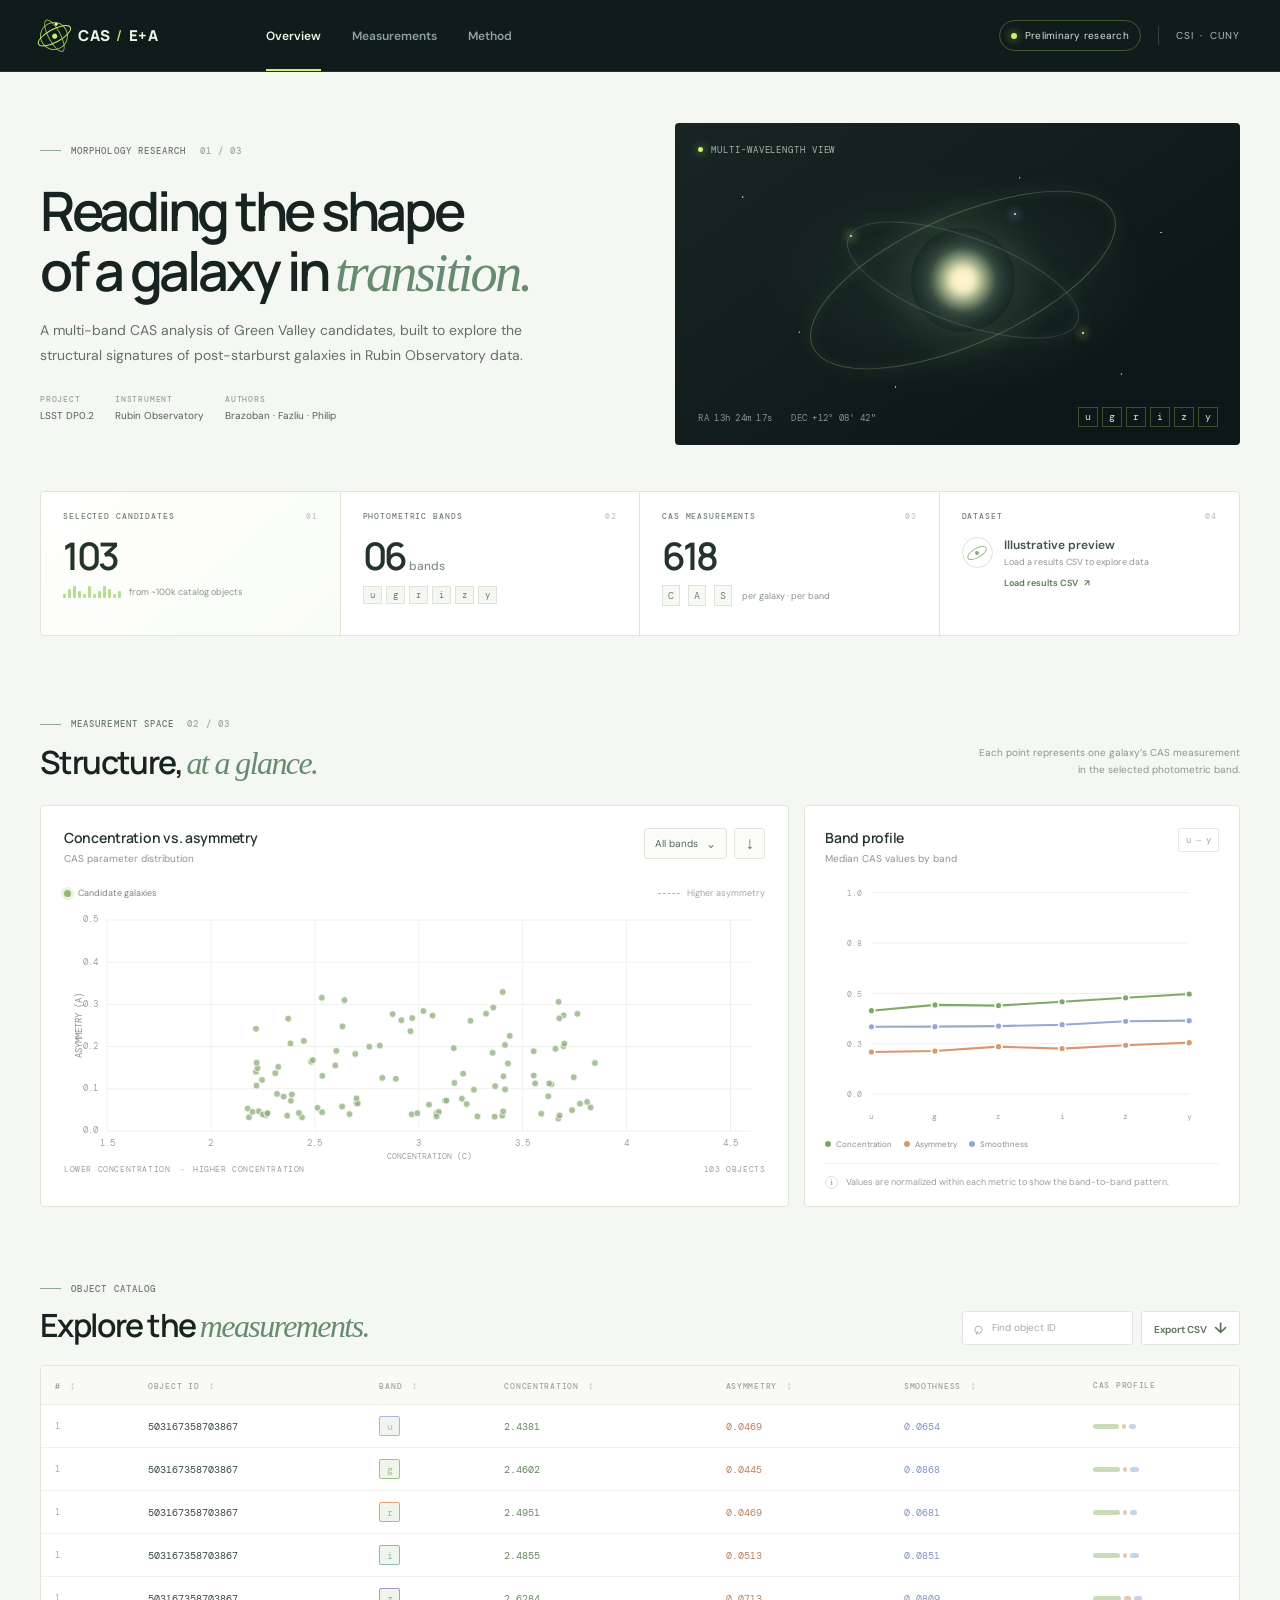
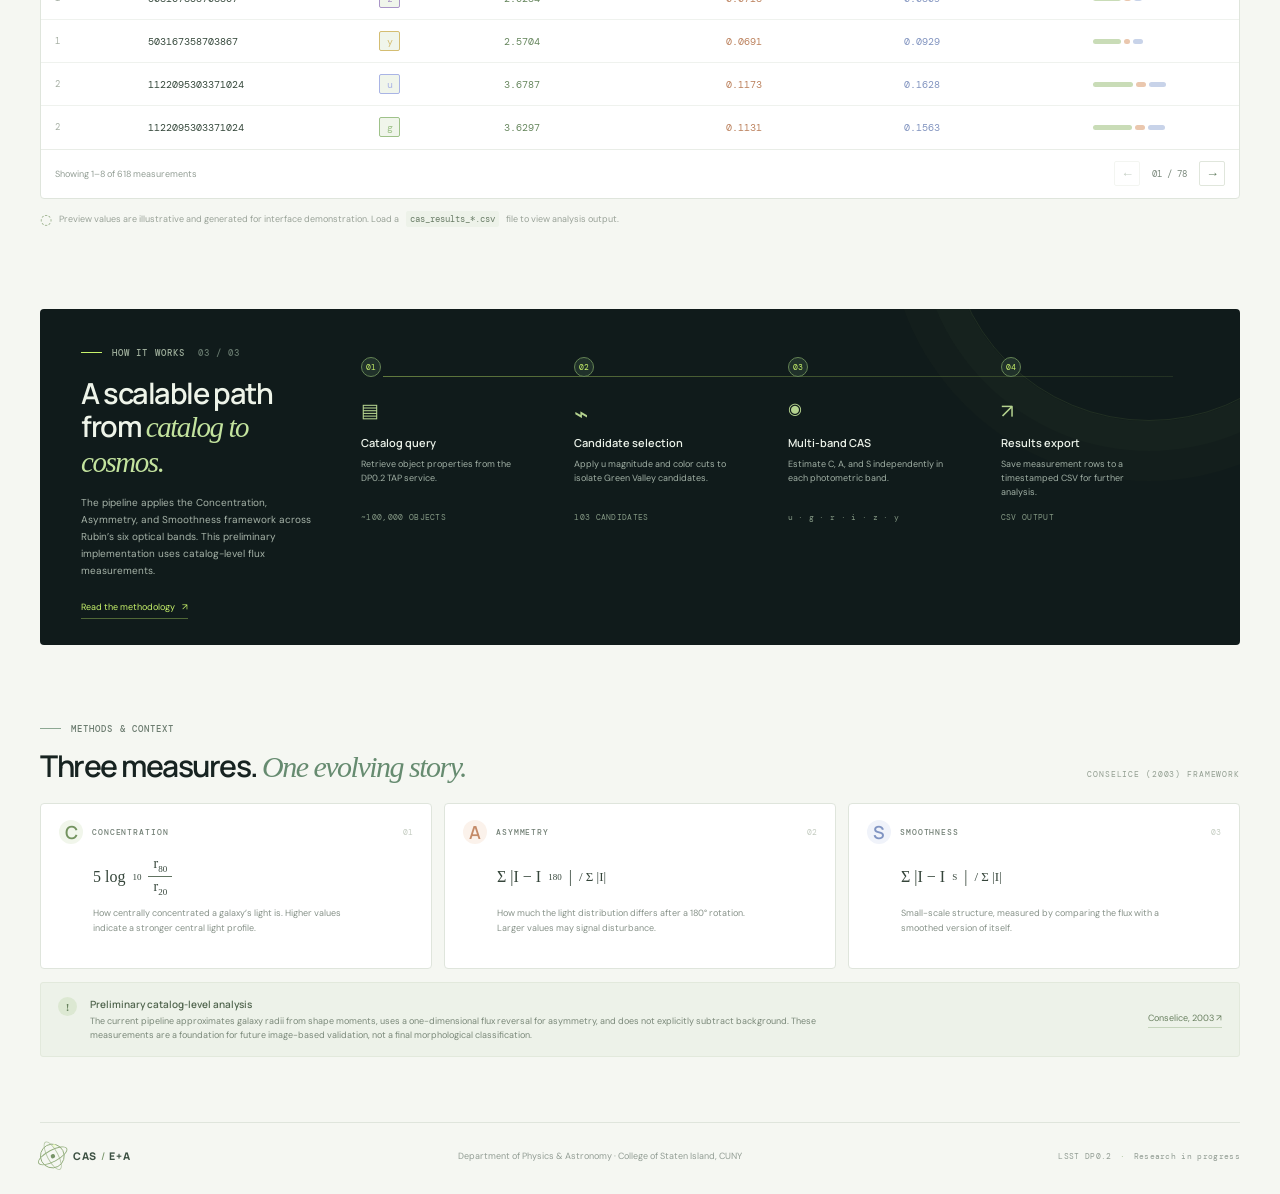
<file: frontend/index.html>
<!doctype html>
<html lang="en">
  <head>
    <meta charset="UTF-8" />
    <meta name="viewport" content="width=device-width, initial-scale=1.0" />
    <meta name="theme-color" content="#101b1b" />
    <meta name="description" content="A multi-band CAS morphology research dashboard for candidate E+A galaxies in LSST DP0.2." />
    <title>CAS / E+A — Galaxy Morphology</title>
    <link rel="preconnect" href="https://fonts.googleapis.com" />
    <link rel="preconnect" href="https://fonts.gstatic.com" crossorigin />
    <link href="https://fonts.googleapis.com/css2?family=DM+Mono:wght@400;500&family=DM+Sans:wght@400;500;600;700&family=Manrope:wght@400;500;600;700;800&display=swap" rel="stylesheet" />
    <link rel="stylesheet" href="styles.css" />
  </head>
  <body>
    <div class="app-shell">
      <header class="topbar">
        <a class="brand" href="#overview" aria-label="CAS E+A dashboard home">
          <span class="brand-mark" aria-hidden="true"><span></span><i></i></span>
          <span class="brand-name">CAS <span>/</span> E+A</span>
        </a>
        <nav class="main-nav" id="mainNav" aria-label="Main navigation">
          <a class="nav-link active" href="#overview">Overview</a>
          <a class="nav-link" href="#measurements">Measurements</a>
          <a class="nav-link" href="#method">Method</a>
        </nav>
        <div class="topbar-right">
          <span class="status-pill"><span class="status-dot"></span> Preliminary research</span>
          <span class="topbar-divider"></span>
          <span class="institution">CSI <span>·</span> CUNY</span>
        </div>
        <button class="menu-toggle" id="menuToggle" aria-label="Toggle navigation" aria-expanded="false"><span></span><span></span></button>
      </header>

      <main id="overview">
        <section class="intro section-wrap">
          <div class="intro-copy">
            <div class="eyebrow"><span class="eyebrow-line"></span> MORPHOLOGY RESEARCH <span class="eyebrow-index">01 / 03</span></div>
            <h1>Reading the shape<br />of a galaxy in <em>transition.</em></h1>
            <p class="intro-description">A multi-band CAS analysis of Green Valley candidates, built to explore the structural signatures of post-starburst galaxies in Rubin Observatory data.</p>
            <div class="intro-meta">
              <span><b>PROJECT</b> LSST DP0.2</span>
              <span><b>INSTRUMENT</b> Rubin Observatory</span>
              <span><b>AUTHORS</b> Brazoban · Fazliu · Philip</span>
            </div>
          </div>
          <div class="intro-visual" aria-label="Abstract illustration of a galaxy">
            <div class="visual-label"><span class="live-pip"></span> MULTI-WAVELENGTH VIEW</div>
            <div class="galaxy-orbit orbit-one"></div><div class="galaxy-orbit orbit-two"></div><div class="galaxy-core"></div>
            <div class="galaxy-spark spark-a"></div><div class="galaxy-spark spark-b"></div><div class="galaxy-spark spark-c"></div>
            <div class="visual-caption"><span>RA 13h 24m 17s</span><span>DEC +12° 08′ 42″</span></div>
            <div class="visual-bands"><i>u</i><i>g</i><i>r</i><i>i</i><i>z</i><i>y</i></div>
          </div>
        </section>

        <section class="metrics section-wrap" aria-label="Project summary">
          <article class="metric-card metric-primary">
            <div class="metric-top"><span>SELECTED CANDIDATES</span><span class="metric-index">01</span></div>
            <div class="metric-value" id="candidateCount">103</div>
            <div class="metric-foot"><span class="metric-sparkline" aria-hidden="true"><i></i><i></i><i></i><i></i><i></i><i></i><i></i><i></i><i></i><i></i><i></i><i></i></span><span>from ~100k catalog objects</span></div>
          </article>
          <article class="metric-card">
            <div class="metric-top"><span>PHOTOMETRIC BANDS</span><span class="metric-index">02</span></div>
            <div class="metric-value">06<span class="metric-unit"> bands</span></div>
            <div class="band-mini-list" aria-label="u, g, r, i, z, y bands"><i>u</i><i>g</i><i>r</i><i>i</i><i>z</i><i>y</i></div>
          </article>
          <article class="metric-card">
            <div class="metric-top"><span>CAS MEASUREMENTS</span><span class="metric-index">03</span></div>
            <div class="metric-value" id="measurementCount">618</div>
            <div class="metric-foot"><span class="tiny-tag">C</span><span class="tiny-tag">A</span><span class="tiny-tag">S</span><span class="metric-foot-label">per galaxy · per band</span></div>
          </article>
          <article class="metric-card metric-state">
            <div class="metric-top"><span>DATASET</span><span class="metric-index">04</span></div>
            <div class="dataset-state"><span class="state-orbit"><i></i></span><div><strong id="datasetState">Illustrative preview</strong><small id="datasetFile">Load a results CSV to explore data</small></div></div>
            <button class="text-button" id="uploadTrigger">Load results CSV <span>↗</span></button>
            <input type="file" id="csvInput" accept=".csv,text/csv" hidden />
          </article>
        </section>

        <section class="analysis-section section-wrap" id="measurements">
          <div class="section-heading">
            <div><div class="eyebrow"><span class="eyebrow-line"></span> MEASUREMENT SPACE <span class="eyebrow-index">02 / 03</span></div><h2>Structure, <em>at a glance.</em></h2></div>
            <div class="section-heading-note">Each point represents one galaxy’s CAS measurement<br />in the selected photometric band.</div>
          </div>
          <div class="analysis-grid">
            <article class="panel scatter-panel">
              <div class="panel-header">
                <div><h3>Concentration vs. asymmetry</h3><p>CAS parameter distribution</p></div>
                <div class="chart-actions"><label class="select-wrap"><span class="sr-only">Select photometric band</span><select id="bandSelect" aria-label="Select photometric band"><option value="all">All bands</option><option value="u">u band</option><option value="g">g band</option><option value="r">r band</option><option value="i">i band</option><option value="z">z band</option><option value="y">y band</option></select></label><button class="icon-button" id="downloadButton" title="Download visible data as CSV" aria-label="Download visible data as CSV">↓</button></div>
              </div>
              <div class="chart-legend"><span><i class="legend-dot"></i> Candidate galaxies</span><span class="legend-guide"><i></i> Higher asymmetry</span></div>
              <div class="chart-wrap" id="chartWrap"><canvas id="scatterChart" aria-label="Scatter plot showing galaxy concentration and asymmetry"></canvas><div class="chart-tooltip" id="chartTooltip"></div></div>
              <div class="chart-axis-foot"><span>LOWER CONCENTRATION <i>→</i> HIGHER CONCENTRATION</span><span id="chartCount">103 OBJECTS</span></div>
            </article>
            <aside class="panel distribution-panel">
              <div class="panel-header"><div><h3>Band profile</h3><p>Median CAS values by band</p></div><span class="panel-kicker">u → y</span></div>
              <div class="profile-chart" id="profileChart" aria-label="Median concentration by photometric band"></div>
              <div class="profile-legend"><span><i class="profile-dot c-dot"></i> Concentration</span><span><i class="profile-dot a-dot"></i> Asymmetry</span><span><i class="profile-dot s-dot"></i> Smoothness</span></div>
              <div class="profile-note"><span class="note-icon">i</span><span>Values are normalized within each metric to show the band-to-band pattern.</span></div>
            </aside>
          </div>
        </section>

        <section class="results-section section-wrap">
          <div class="results-heading">
            <div><div class="eyebrow"><span class="eyebrow-line"></span> OBJECT CATALOG</div><h2>Explore the <em>measurements.</em></h2></div>
            <div class="table-tools"><label class="search-box"><span class="search-icon">⌕</span><input type="search" id="searchInput" placeholder="Find object ID" aria-label="Find object ID" /></label><button class="button-secondary" id="tableDownload">Export CSV <span>↓</span></button></div>
          </div>
          <div class="table-card">
            <div class="table-scroll"><table><thead><tr><th><button data-sort="index" class="sort-button"># <span>↕</span></button></th><th><button data-sort="objectId" class="sort-button">OBJECT ID <span>↕</span></button></th><th><button data-sort="band" class="sort-button">BAND <span>↕</span></button></th><th><button data-sort="C" class="sort-button">CONCENTRATION <span>↕</span></button></th><th><button data-sort="A" class="sort-button">ASYMMETRY <span>↕</span></button></th><th><button data-sort="S" class="sort-button">SMOOTHNESS <span>↕</span></button></th><th class="table-bar-heading">CAS PROFILE</th></tr></thead><tbody id="resultsBody"></tbody></table></div>
            <div class="table-empty" id="tableEmpty" hidden>No matching measurements. Try a different object ID or band.</div>
            <div class="table-footer"><span id="tableRange">Showing 1–8 of 618 measurements</span><div class="pagination"><button id="prevPage" aria-label="Previous page">←</button><span id="pageIndicator">01 / 78</span><button id="nextPage" aria-label="Next page">→</button></div></div>
          </div>
          <p class="preview-note" id="previewNote"><span>◌</span> Preview values are illustrative and generated for interface demonstration. Load a <code>cas_results_*.csv</code> file to view analysis output.</p>
        </section>

        <section class="method-section section-wrap" id="method">
          <div class="method-intro"><div class="eyebrow"><span class="eyebrow-line"></span> HOW IT WORKS <span class="eyebrow-index">03 / 03</span></div><h2>A scalable path<br />from <em>catalog to cosmos.</em></h2><p>The pipeline applies the Concentration, Asymmetry, and Smoothness framework across Rubin’s six optical bands. This preliminary implementation uses catalog-level flux measurements.</p><a href="#methodDetails" class="method-link">Read the methodology <span>↗</span></a></div>
          <div class="pipeline">
            <div class="pipeline-line"></div>
            <article class="pipeline-step"><span class="step-number">01</span><span class="step-icon catalog-icon">▤</span><h3>Catalog query</h3><p>Retrieve object properties from the DP0.2 TAP service.</p><span class="step-foot">~100,000 OBJECTS</span></article>
            <article class="pipeline-step"><span class="step-number">02</span><span class="step-icon filter-icon">⌁</span><h3>Candidate selection</h3><p>Apply u magnitude and color cuts to isolate Green Valley candidates.</p><span class="step-foot">103 CANDIDATES</span></article>
            <article class="pipeline-step"><span class="step-number">03</span><span class="step-icon band-icon">◉</span><h3>Multi-band CAS</h3><p>Estimate C, A, and S independently in each photometric band.</p><span class="step-foot">u · g · r · i · z · y</span></article>
            <article class="pipeline-step"><span class="step-number">04</span><span class="step-icon output-icon">↗</span><h3>Results export</h3><p>Save measurement rows to a timestamped CSV for further analysis.</p><span class="step-foot">CSV OUTPUT</span></article>
          </div>
        </section>

        <section class="method-details section-wrap" id="methodDetails">
          <div class="details-heading"><div><div class="eyebrow"><span class="eyebrow-line"></span> METHODS & CONTEXT</div><h2>Three measures. <em>One evolving story.</em></h2></div><span class="formula-note">CONSELICE (2003) FRAMEWORK</span></div>
          <div class="method-cards">
            <article class="method-card"><div class="method-card-head"><span class="cas-letter c-letter">C</span><span class="method-word">CONCENTRATION</span><span class="method-number">01</span></div><div class="formula">5 log<sub>10</sub> <span class="fraction"><span>r<sub>80</sub></span><span>r<sub>20</sub></span></span></div><p>How centrally concentrated a galaxy’s light is. Higher values indicate a stronger central light profile.</p></article>
            <article class="method-card"><div class="method-card-head"><span class="cas-letter a-letter">A</span><span class="method-word">ASYMMETRY</span><span class="method-number">02</span></div><div class="formula">Σ |I − I<sub>180</sub>| <span class="formula-denom">/ Σ |I|</span></div><p>How much the light distribution differs after a 180° rotation. Larger values may signal disturbance.</p></article>
            <article class="method-card"><div class="method-card-head"><span class="cas-letter s-letter">S</span><span class="method-word">SMOOTHNESS</span><span class="method-number">03</span></div><div class="formula">Σ |I − I<sub>S</sub>| <span class="formula-denom">/ Σ |I|</span></div><p>Small-scale structure, measured by comparing the flux with a smoothed version of itself.</p></article>
          </div>
          <div class="limitation-note"><span class="limitation-icon">!</span><div><strong>Preliminary catalog-level analysis</strong><p>The current pipeline approximates galaxy radii from shape moments, uses a one-dimensional flux reversal for asymmetry, and does not explicitly subtract background. These measurements are a foundation for future image-based validation, not a final morphological classification.</p></div><a href="https://doi.org/10.1086/376865" target="_blank" rel="noreferrer">Conselice, 2003 ↗</a></div>
        </section>
      </main>

      <footer class="footer section-wrap"><a class="brand footer-brand" href="#overview"><span class="brand-mark" aria-hidden="true"><span></span><i></i></span><span class="brand-name">CAS <span>/</span> E+A</span></a><span>Department of Physics & Astronomy · College of Staten Island, CUNY</span><span>LSST DP0.2 <i>·</i> Research in progress</span></footer>
    </div>
    <div class="drop-overlay" id="dropOverlay"><div class="drop-card"><span class="drop-icon">↑</span><strong>Drop your CAS results CSV</strong><span>Expected columns: objectId, band, C, A, S</span></div></div>
    <div class="toast" id="toast" role="status" aria-live="polite"></div>
    <script src="app.js"></script>
  </body>
</html>
</file>
<file: frontend/styles.css>
:root {
  --ink:#172321;
  --ink-soft:#53615c;
  --muted:#7d8982;
  --paper:#f5f7f2;
  --paper-deep:#edf1ea;
  --line:#dfe5dc;
  --dark:#101b1b;
  --dark-2:#172625;
  --lime:#c8f36b;
  --lime-strong:#a9df41;
  --mint:#b5d8c3;
  --blue:#afc7ff;
  --orange:#f0a77a;
  --mono:"DM Mono",monospace;
  --sans:"DM Sans",sans-serif;
  --display:"Manrope",sans-serif
}
* {
  box-sizing:border-box
}
html {
  scroll-behavior:smooth;
  scroll-padding-top:86px
}
body {
  margin:0;
  background:var(--paper);
  color:var(--ink);
  font-family:var(--sans);
  font-size:14px;
  -webkit-font-smoothing:antialiased
}
.app-shell {
  overflow:hidden
}
.section-wrap {
  width:min(1200px,calc(100% - 80px));
  margin:0 auto
}
.topbar {
  height:72px;
  display:flex;
  align-items:center;
  padding:0 max(40px,calc((100vw - 1200px)/2));
  background:var(--dark);
  color:#eef5ea;
  border-bottom:1px solid rgba(255,255,255,.09);
  position:sticky;
  top:0;
  z-index:20
}
.brand {
  display:inline-flex;
  align-items:center;
  gap:10px;
  color:inherit;
  text-decoration:none;
  min-width:226px
}
.brand-mark {
  height:28px;
  width:28px;
  border:1px solid rgba(200,243,107,.72);
  border-radius:50%;
  position:relative;
  display:inline-flex;
  align-items:center;
  justify-content:center;
  transform:rotate(-28deg)
}
.brand-mark:before,.brand-mark:after {
  content:"";
  position:absolute;
  border:1px solid var(--lime);
  border-radius:50%;
  width:35px;
  height:12px
}
.brand-mark:after {
  width:11px;
  height:34px;
  opacity:.68
}
.brand-mark span {
  width:5px;
  height:5px;
  background:var(--lime);
  border-radius:50%;
  display:block
}
.brand-mark i {
  position:absolute;
  width:3px;
  height:3px;
  border-radius:50%;
  background:#efffca;
  top:2px;
  right:4px
}
.brand-name {
  font:800 15px var(--display);
  letter-spacing:.04em
}
.brand-name>span {
  color:var(--lime);
  font-weight:500;
  padding:0 2px
}
.main-nav {
  height:100%;
  display:flex;
  align-items:center;
  gap:31px
}
.nav-link {
  height:100%;
  display:flex;
  align-items:center;
  text-decoration:none;
  color:#91a09a;
  font-size:12px;
  font-weight:600;
  position:relative;
  transition:color .2s
}
.nav-link:hover,.nav-link.active {
  color:#eff5e9
}
.nav-link.active:after {
  content:"";
  position:absolute;
  bottom:0;
  left:0;
  right:0;
  height:2px;
  background:var(--lime)
}
.topbar-right {
  margin-left:auto;
  display:flex;
  align-items:center;
  gap:17px;
  font-size:10px;
  letter-spacing:.08em
}
.status-pill {
  border:1px solid rgba(200,243,107,.28);
  border-radius:50px;
  padding:8px 11px;
  color:#d8e1d5;
  display:flex;
  align-items:center;
  gap:8px;
  letter-spacing:.025em
}
.status-dot,.live-pip {
  width:6px;
  height:6px;
  border-radius:50%;
  background:var(--lime);
  box-shadow:0 0 9px rgba(200,243,107,.8)
}
.topbar-divider {
  height:19px;
  width:1px;
  background:rgba(255,255,255,.16)
}
.institution {
  color:#b0bbb5
}
.institution span {
  color:var(--lime);
  padding:0 3px
}
.menu-toggle {
  display:none;
  background:none;
  border:0;
  color:#fff
}
.intro {
  min-height:418px;
  display:grid;
  grid-template-columns:1.03fr .97fr;
  align-items:center;
  padding-top:46px;
  padding-bottom:41px;
  gap:36px
}
.eyebrow {
  display:flex;
  align-items:center;
  gap:10px;
  color:#6c7c70;
  font:500 9px var(--mono);
  letter-spacing:.12em
}
.eyebrow-line {
  width:21px;
  height:1px;
  background:#8da893
}
.eyebrow-index {
  margin-left:3px;
  color:#a1aaa0
}
.intro h1 {
  font:600 clamp(38px,4.25vw,58px)/1.1 var(--display);
  letter-spacing:-.06em;
  margin:24px 0 15px;
  color:#172321
}
.intro h1 em,.section-heading h2 em,.results-heading h2 em,.method-intro h2 em,.details-heading h2 em {
  font-family:Georgia,serif;
  font-weight:400;
  color:#668b70;
  letter-spacing:-.05em
}
.intro-description {
  color:#63716a;
  max-width:490px;
  font-size:14px;
  line-height:1.75;
  margin:0
}
.intro-meta {
  display:flex;
  gap:21px;
  margin-top:27px;
  flex-wrap:wrap
}
.intro-meta span {
  display:flex;
  flex-direction:column;
  gap:5px;
  color:#53615c;
  font-size:10px
}
.intro-meta b {
  font:500 8px var(--mono);
  letter-spacing:.1em;
  color:#98a49a
}
.intro-visual {
  height:322px;
  background:var(--dark);
  border-radius:4px;
  position:relative;
  overflow:hidden;
  background-image:radial-gradient(ellipse at 50% 49%,rgba(65,100,77,.23),transparent 48%),linear-gradient(145deg,#182523 0%,#0e1718 78%)
}
.intro-visual:before {
  content:"";
  position:absolute;
  inset:0;
  background-image:radial-gradient(1px 1px at 12% 23%,#dce6c8 60%,transparent 100%),radial-gradient(1px 1px at 22% 65%,#dce6c8 60%,transparent 100%),radial-gradient(1px 1px at 86% 34%,#dce6c8 60%,transparent 100%),radial-gradient(1px 1px at 79% 78%,#dce6c8 60%,transparent 100%),radial-gradient(1px 1px at 61% 17%,#dce6c8 60%,transparent 100%),radial-gradient(1px 1px at 39% 82%,#dce6c8 60%,transparent 100%);
  opacity:.7
}
.visual-label {
  position:absolute;
  top:21px;
  left:23px;
  color:#a9b6a8;
  font:9px var(--mono);
  letter-spacing:.1em;
  display:flex;
  align-items:center;
  gap:8px
}
.live-pip {
  width:5px;
  height:5px
}
.galaxy-orbit {
  position:absolute;
  top:49%;
  left:51%;
  border:1px solid rgba(191,220,161,.29);
  border-radius:50%;
  width:330px;
  height:129px;
  transform:translate(-50%,-50%) rotate(-24deg);
  box-shadow:0 0 25px rgba(145,188,129,.08),inset 0 0 14px rgba(145,188,129,.08)
}
.orbit-two {
  width:245px;
  height:87px;
  transform:translate(-50%,-50%) rotate(20deg);
  border-color:rgba(190,212,255,.2)
}
.galaxy-core {
  position:absolute;
  left:51%;
  top:49%;
  width:104px;
  height:104px;
  transform:translate(-50%,-50%);
  border-radius:50%;
  background:radial-gradient(circle,#fff6cf 0%,#e7dcb0 5%,#c2d19e 12%,rgba(171,199,157,.6) 24%,rgba(132,173,143,.19) 45%,transparent 72%);
  filter:blur(.5px);
  box-shadow:0 0 36px 16px rgba(171,204,157,.1)
}
.galaxy-core:after {
  content:"";
  position:absolute;
  inset:39px;
  border-radius:50%;
  background:#fff3cf;
  filter:blur(5px);
  box-shadow:0 0 17px 8px #e5e5b0
}
.galaxy-spark {
  position:absolute;
  width:2px;
  height:2px;
  background:#d8f6bb;
  border-radius:50%;
  box-shadow:0 0 9px 2px rgba(200,243,107,.6)
}
.spark-a {
  left:31%;
  top:35%
}
.spark-b {
  left:72%;
  top:65%
}
.spark-c {
  left:60%;
  top:28%;
  background:#ccd8ff;
  box-shadow:0 0 8px 2px rgba(175,199,255,.5)
}
.visual-caption {
  position:absolute;
  left:23px;
  bottom:21px;
  display:flex;
  gap:19px;
  color:#84958b;
  font:9px var(--mono);
  letter-spacing:.03em
}
.visual-bands {
  position:absolute;
  right:22px;
  bottom:18px;
  display:flex;
  gap:4px
}
.visual-bands i,.band-mini-list i {
  width:20px;
  height:20px;
  border:1px solid rgba(200,243,107,.26);
  display:grid;
  place-items:center;
  color:#d5e6c6;
  font:10px var(--mono);
  font-style:normal
}
.metrics {
  display:grid;
  grid-template-columns:repeat(4,1fr);
  border:1px solid var(--line);
  background:#fff;
  border-radius:4px;
  overflow:hidden;
  margin-top:1px
}
.metric-card {
  min-height:143px;
  padding:19px 22px 15px;
  border-right:1px solid var(--line);
  position:relative
}
.metric-card:last-child {
  border-right:0
}
.metric-top {
  display:flex;
  justify-content:space-between;
  color:#728077;
  font:500 8px var(--mono);
  letter-spacing:.11em
}
.metric-index {
  color:#c0c8bf
}
.metric-value {
  font:600 38px/.98 var(--display);
  letter-spacing:-.06em;
  margin-top:16px;
  color:#24342d
}
.metric-unit {
  font:500 12px var(--sans);
  letter-spacing:0;
  color:#839087
}
.metric-foot {
  display:flex;
  align-items:center;
  gap:8px;
  margin-top:11px;
  font-size:9px;
  color:#88958b
}
.metric-sparkline {
  height:13px;
  display:flex;
  align-items:flex-end;
  gap:2px
}
.metric-sparkline i {
  width:3px;
  border-radius:1px;
  background:#b8dc91;
  height:30%
}
.metric-sparkline i:nth-child(2n) {
  height:68%
}
.metric-sparkline i:nth-child(3n) {
  height:92%
}
.metric-sparkline i:nth-child(4n) {
  height:55%
}
.metric-primary {
  background:linear-gradient(140deg,#fff,#f9fcf4)
}
.band-mini-list {
  display:flex;
  gap:4px;
  margin-top:12px
}
.band-mini-list i {
  width:19px;
  height:18px;
  border-color:#dce5d8;
  background:#f5f8f2;
  color:#647f61;
  font-size:9px
}
.tiny-tag {
  font:10px var(--mono);
  color:#698365;
  border:1px solid #dce5d8;
  background:#f7faf4;
  padding:3px 5px
}
.metric-foot-label {
  margin-left:2px
}
.dataset-state {
  display:flex;
  align-items:center;
  gap:11px;
  margin-top:16px
}
.dataset-state strong {
  display:block;
  font-size:12px;
  font-weight:600;
  color:#3f5545
}
.dataset-state small {
  display:block;
  color:#8b968d;
  font-size:9px;
  margin-top:3px
}
.state-orbit {
  width:31px;
  height:31px;
  display:grid;
  place-items:center;
  border:1px solid #d7e4ce;
  border-radius:50%;
  position:relative
}
.state-orbit:before {
  content:"";
  width:20px;
  height:8px;
  border:1px solid #99b783;
  border-radius:50%;
  transform:rotate(-30deg)
}
.state-orbit i {
  position:absolute;
  width:4px;
  height:4px;
  border-radius:50%;
  background:#8da879
}
.text-button {
  margin:9px 0 0 42px;
  background:none;
  border:0;
  padding:0;
  color:#577a4e;
  font:600 9px var(--sans);
  cursor:pointer
}
.text-button span {
  padding-left:4px
}
.text-button:hover {
  color:#2b5029
}
.analysis-section {
  padding-top:82px
}
.section-heading,.results-heading,.details-heading {
  display:flex;
  align-items:flex-end;
  justify-content:space-between;
  margin-bottom:23px
}
.section-heading h2,.results-heading h2,.method-intro h2,.details-heading h2 {
  font:600 32px/1.16 var(--display);
  letter-spacing:-.05em;
  margin:14px 0 0
}
.section-heading-note {
  font-size:10px;
  line-height:1.7;
  color:#8b958c;
  text-align:right;
  padding-bottom:4px
}
.analysis-grid {
  display:grid;
  grid-template-columns:1.72fr 1fr;
  gap:15px
}
.panel {
  border:1px solid var(--line);
  background:#fff;
  border-radius:4px
}
.scatter-panel {
  padding:22px 23px 15px
}
.panel-header {
  display:flex;
  align-items:flex-start;
  justify-content:space-between
}
.panel-header h3 {
  margin:0;
  color:#26342d;
  font:600 14px var(--display);
  letter-spacing:-.02em
}
.panel-header p {
  font-size:10px;
  color:#8a958e;
  margin:5px 0 0
}
.chart-actions {
  display:flex;
  gap:7px
}
.select-wrap {
  position:relative
}
.select-wrap:after {
  content:"⌄";
  font-size:12px;
  color:#64736a;
  position:absolute;
  right:11px;
  top:8px;
  pointer-events:none
}
.select-wrap select {
  appearance:none;
  outline:none;
  border:1px solid #e0e6dc;
  background:#fbfcf9;
  border-radius:3px;
  color:#56665b;
  font:10px var(--sans);
  padding:8px 28px 8px 10px;
  cursor:pointer
}
.icon-button {
  width:31px;
  height:31px;
  border:1px solid #e0e6dc;
  border-radius:3px;
  background:#fbfcf9;
  color:#5e7160;
  font-size:17px;
  line-height:1;
  cursor:pointer
}
.icon-button:hover,.button-secondary:hover {
  background:#f1f6e9;
  border-color:#bfd1ae
}
.chart-legend {
  display:flex;
  justify-content:space-between;
  align-items:center;
  margin-top:22px;
  color:#79857e;
  font-size:9px
}
.chart-legend span:first-child {
  display:flex;
  gap:7px;
  align-items:center
}
.legend-dot {
  width:7px;
  height:7px;
  background:#91b975;
  display:inline-block;
  border-radius:50%;
  box-shadow:0 0 0 3px #eaf1e5
}
.legend-guide {
  display:flex;
  align-items:center;
  gap:7px;
  color:#a1aaa2
}
.legend-guide i {
  display:block;
  width:22px;
  border-top:1px dashed #e2a380
}
.chart-wrap {
  position:relative;
  height:258px;
  margin-top:6px
}
.chart-wrap canvas {
  width:100%;
  height:100%;
  display:block;
  cursor:crosshair
}
.chart-tooltip {
  display:none;
  position:absolute;
  z-index:4;
  pointer-events:none;
  padding:9px 11px;
  background:#152321;
  color:#f4f8ef;
  border:1px solid rgba(200,243,107,.3);
  box-shadow:0 4px 16px #1523212b;
  border-radius:3px;
  font:9px var(--mono);
  white-space:nowrap
}
.chart-tooltip strong {
  color:var(--lime);
  font-weight:500
}
.chart-axis-foot {
  display:flex;
  justify-content:space-between;
  color:#9aa39a;
  font:8px var(--mono);
  letter-spacing:.075em;
  margin-top:1px
}
.chart-axis-foot i {
  font-style:normal;
  color:#adc895;
  padding:0 3px
}
.distribution-panel {
  padding:22px 20px 16px
}
.panel-kicker {
  font:9px var(--mono);
  color:#a0aa9d;
  border:1px solid #e6ebe2;
  padding:5px 7px;
  border-radius:2px
}
.profile-chart {
  height:250px;
  margin:15px 3px 0;
  position:relative
}
.profile-svg {
  width:100%;
  height:100%;
  overflow:visible
}
.profile-gridline {
  stroke:#eef1eb;
  stroke-width:1
}
.profile-axis {
  fill:#9ca69c;
  font:8px "DM Mono",monospace
}
.profile-line {
  fill:none;
  stroke-width:2;
  stroke-linecap:round;
  stroke-linejoin:round
}
.profile-line.c {
  stroke:#7eaa68
}
.profile-line.a {
  stroke:#d79870
}
.profile-line.s {
  stroke:#96a9d4
}
.profile-point {
  stroke:#fff;
  stroke-width:1.5
}
.profile-point.c {
  fill:#7eaa68
}
.profile-point.a {
  fill:#d79870
}
.profile-point.s {
  fill:#96a9d4
}
.profile-legend {
  display:flex;
  flex-wrap:wrap;
  gap:12px;
  margin-top:9px;
  color:#829087;
  font-size:8px
}
.profile-legend span {
  display:flex;
  align-items:center;
  gap:5px
}
.profile-dot {
  display:inline-block;
  width:6px;
  height:6px;
  border-radius:50%
}
.c-dot {
  background:#7eaa68
}
.a-dot {
  background:#d79870
}
.s-dot {
  background:#96a9d4
}
.profile-note {
  border-top:1px solid #edf0eb;
  margin-top:14px;
  padding-top:12px;
  display:flex;
  gap:8px;
  align-items:flex-start;
  color:#98a197;
  font-size:9px;
  line-height:1.5
}
.note-icon {
  border:1px solid #d6e0d2;
  color:#7d9677;
  border-radius:50%;
  width:13px;
  height:13px;
  flex:0 0 13px;
  text-align:center;
  line-height:11px;
  font:9px Georgia
}
.results-section {
  padding-top:76px
}
.results-heading {
  margin-bottom:20px
}
.results-heading h2 {
  margin-top:12px
}
.table-tools {
  display:flex;
  gap:8px;
  align-items:center
}
.search-box {
  height:34px;
  border:1px solid #dfe5dc;
  border-radius:3px;
  background:#fff;
  display:flex;
  align-items:center;
  padding:0 10px;
  gap:7px
}
.search-icon {
  font-size:17px;
  color:#8d998f;
  transform:rotate(-20deg)
}
.search-box input {
  border:0;
  outline:none;
  width:132px;
  color:#435349;
  background:transparent;
  font:10px var(--sans)
}
.search-box input::placeholder {
  color:#a2aba3
}
.button-secondary {
  height:34px;
  border:1px solid #dfe5dc;
  border-radius:3px;
  background:#fff;
  color:#597057;
  padding:0 12px;
  font:600 10px var(--sans);
  cursor:pointer;
  transition:.2s
}
.button-secondary span {
  font-size:15px;
  padding-left:5px
}
.table-card {
  border:1px solid var(--line);
  background:#fff;
  border-radius:4px;
  overflow:hidden
}
.table-scroll {
  overflow-x:auto
}
table {
  border-collapse:collapse;
  width:100%;
  min-width:760px;
  text-align:left
}
thead {
  background:#f9faf7
}
th {
  height:39px;
  padding:0 14px;
  border-bottom:1px solid #e9ede7;
  color:#9aa49a;
  font:500 8px var(--mono);
  letter-spacing:.09em;
  white-space:nowrap
}
.sort-button {
  border:0;
  background:none;
  padding:0;
  color:inherit;
  font:inherit;
  letter-spacing:inherit;
  cursor:pointer
}
.sort-button:hover {
  color:#556c55
}
.sort-button span {
  font-size:11px;
  padding-left:3px;
  color:#bac3b8
}
td {
  height:43px;
  padding:0 14px;
  border-bottom:1px solid #eff2ee;
  color:#637168;
  font-size:10px;
  white-space:nowrap
}
tbody tr:last-child td {
  border-bottom:0
}
tbody tr:hover {
  background:#fafcf7
}
.td-index {
  font:9px var(--mono);
  color:#a7b0a5
}
.td-id {
  font:10px var(--mono);
  color:#35483b
}
.band-badge {
  width:21px;
  height:20px;
  display:inline-grid;
  place-items:center;
  background:#f0f5eb;
  border:1px solid #e1e9da;
  color:#6e8960;
  border-radius:2px;
  font:10px var(--mono)
}
.value-cell {
  font:10px var(--mono);
  color:#56685c
}
.value-cell.c-value {
  color:#66865d
}
.value-cell.a-value {
  color:#bb805c
}
.value-cell.s-value {
  color:#8093bf
}
.bar-cell {
  width:160px
}
.mini-bars {
  display:flex;
  align-items:center;
  gap:3px;
  height:14px
}
.mini-bars i {
  display:block;
  height:5px;
  border-radius:4px;
  background:#c9dcb7
}
.mini-bars i:nth-child(2) {
  background:#eac7ae
}
.mini-bars i:nth-child(3) {
  background:#c8d3e9
}
.table-empty {
  padding:33px;
  text-align:center;
  color:#8c978e;
  font-size:12px
}
.table-footer {
  height:49px;
  border-top:1px solid #e9ede7;
  display:flex;
  align-items:center;
  justify-content:space-between;
  padding:0 14px;
  color:#929d94;
  font-size:9px
}
.pagination {
  display:flex;
  align-items:center;
  gap:12px;
  font:9px var(--mono);
  color:#79877b
}
.pagination button {
  width:26px;
  height:25px;
  border:1px solid #e0e6dc;
  background:#fff;
  color:#678165;
  border-radius:2px;
  cursor:pointer;
  font-size:13px
}
.pagination button:hover:not(:disabled) {
  background:#f2f7eb
}
.pagination button:disabled {
  opacity:.38;
  cursor:default
}
.preview-note {
  display:flex;
  align-items:center;
  gap:7px;
  color:#99a298;
  font-size:9px;
  margin:11px 0
}
.preview-note>span {
  font-size:14px;
  color:#92aa82
}
.preview-note code {
  color:#6b7e68;
  background:#edf2e9;
  border-radius:2px;
  padding:2px 4px;
  font:9px var(--mono)
}
.method-section {
  margin-top:81px;
  background:var(--dark);
  color:#eef4e9;
  border-radius:4px;
  padding:38px 41px 31px;
  display:grid;
  grid-template-columns:235px 1fr;
  gap:45px;
  position:relative;
  overflow:hidden
}
.method-section:after {
  content:"";
  position:absolute;
  width:400px;
  height:400px;
  right:-110px;
  top:-290px;
  border-radius:50%;
  border:1px solid rgba(200,243,107,.09);
  box-shadow:0 0 0 30px rgba(200,243,107,.015),0 0 0 60px rgba(200,243,107,.012);
  pointer-events:none
}
.method-intro {
  position:relative;
  z-index:1
}
.method-intro .eyebrow {
  color:#9eae9b
}
.method-intro .eyebrow-line {
  background:var(--lime)
}
.method-intro .eyebrow-index {
  color:#64766b
}
.method-intro h2 {
  font-size:29px;
  margin-top:18px
}
.method-intro h2 em {
  color:#c3e39e
}
.method-intro>p {
  font-size:10px;
  line-height:1.7;
  color:#a6b3a8;
  margin:14px 0 17px;
  max-width:230px
}
.method-link {
  font-size:9px;
  color:var(--lime);
  text-decoration:none;
  border-bottom:1px solid rgba(200,243,107,.35);
  padding-bottom:5px
}
.method-link span {
  padding-left:5px
}
.pipeline {
  display:grid;
  grid-template-columns:repeat(4,1fr);
  gap:15px;
  padding-top:9px;
  position:relative;
  z-index:1
}
.pipeline-line {
  position:absolute;
  left:22px;
  right:26px;
  top:29px;
  height:1px;
  background:linear-gradient(90deg,rgba(200,243,107,.44),rgba(200,243,107,.1))
}
.pipeline-step {
  position:relative;
  padding-top:42px
}
.step-number {
  position:absolute;
  top:1px;
  left:0;
  width:20px;
  height:20px;
  display:grid;
  place-items:center;
  background:#20312a;
  border:1px solid #648354;
  border-radius:50%;
  color:var(--lime);
  font:8px var(--mono);
  z-index:1
}
.step-icon {
  display:block;
  height:25px;
  color:#b5d38f;
  font-size:19px;
  margin-bottom:12px
}
.filter-icon {
  font-size:24px
}
.band-icon {
  font-size:16px
}
.output-icon {
  font-size:20px
}
.pipeline-step h3 {
  font:600 11px var(--display);
  margin:0 0 8px;
  color:#ebf2e9
}
.pipeline-step p {
  color:#a1b0a5;
  font-size:9px;
  line-height:1.55;
  margin:0;
  min-height:42px;
  max-width:155px
}
.step-foot {
  display:inline-block;
  margin-top:12px;
  color:#839783;
  font:8px var(--mono);
  letter-spacing:.04em
}
.method-details {
  padding-top:78px
}
.details-heading {
  margin-bottom:19px
}
.details-heading h2 {
  font-size:30px
}
.formula-note {
  font:8px var(--mono);
  letter-spacing:.11em;
  color:#929e91;
  padding-bottom:5px
}
.method-cards {
  display:grid;
  grid-template-columns:repeat(3,1fr);
  gap:12px
}
.method-card {
  border:1px solid var(--line);
  background:#fff;
  border-radius:4px;
  padding:16px 18px 15px;
  min-height:166px
}
.method-card-head {
  display:flex;
  align-items:center;
  gap:9px
}
.cas-letter {
  font:600 18px var(--display);
  width:24px;
  height:24px;
  display:grid;
  place-items:center;
  border-radius:50%;
  background:#f1f6eb
}
.c-letter {
  color:#73935f
}
.a-letter {
  color:#c48b69;
  background:#fbf2eb
}
.s-letter {
  color:#8094c2;
  background:#f0f3fa
}
.method-word {
  font:500 8px var(--mono);
  letter-spacing:.11em;
  color:#738076
}
.method-number {
  margin-left:auto;
  color:#c4ccc1;
  font:8px var(--mono)
}
.formula {
  height:41px;
  display:flex;
  align-items:center;
  gap:7px;
  color:#35453a;
  font:16px Georgia,serif;
  margin:12px 0 9px;
  padding-left:34px
}
.formula sub {
  font-size:9px
}
.fraction {
  display:inline-flex;
  flex-direction:column;
  align-items:center;
  font-size:14px;
  line-height:1.1
}
.fraction span:first-child {
  width:100%;
  text-align:center;
  border-bottom:1px solid #607260;
  padding:0 5px 2px
}
.fraction span:last-child {
  padding-top:2px
}
.formula-denom {
  font-size:13px
}
.method-card>p {
  font-size:9px;
  line-height:1.6;
  color:#879289;
  margin:0 0 0 34px;
  max-width:265px
}
.limitation-note {
  display:flex;
  align-items:center;
  gap:13px;
  margin-top:13px;
  padding:14px 17px;
  background:#edf2e9;
  border:1px solid #e2e9dc;
  border-radius:3px
}
.limitation-icon {
  align-self:flex-start;
  flex:0 0 19px;
  width:19px;
  height:19px;
  display:grid;
  place-items:center;
  border-radius:50%;
  background:#dce8d2;
  color:#68825e;
  font:600 11px Georgia
}
.limitation-note strong {
  display:block;
  font:600 10px var(--display);
  color:#52664f;
  margin-bottom:4px
}
.limitation-note p {
  font-size:9px;
  line-height:1.5;
  color:#7a8879;
  margin:0;
  max-width:790px
}
.limitation-note>a {
  margin-left:auto;
  white-space:nowrap;
  color:#698060;
  text-decoration:none;
  font-size:9px;
  border-bottom:1px solid #c5d4bc;
  padding-bottom:3px
}
.footer {
  margin-top:65px;
  padding:19px 0 24px;
  border-top:1px solid var(--line);
  display:flex;
  align-items:center;
  justify-content:space-between;
  color:#929d94;
  font-size:9px
}
.footer-brand {
  min-width:0;
  color:#3d5143;
  transform:scale(.88);
  transform-origin:left center
}
.footer-brand .brand-mark {
  border-color:#93ae7d
}
.footer-brand .brand-mark:before,.footer-brand .brand-mark:after {
  border-color:#93ae7d
}
.footer-brand .brand-mark span {
  background:#789469
}
.footer-brand .brand-name {
  font-size:12px
}
.footer-brand .brand-name>span {
  color:#789469
}
.footer>span:last-child {
  font-family:var(--mono);
  font-size:8px;
  letter-spacing:.04em
}
.footer>span i {
  font-style:normal;
  color:#9bb687;
  padding:0 3px
}
.drop-overlay {
  display:none;
  position:fixed;
  inset:0;
  z-index:30;
  background:rgba(14,25,22,.78);
  backdrop-filter:blur(3px);
  align-items:center;
  justify-content:center
}
.drop-overlay.visible {
  display:flex
}
.drop-card {
  width:min(380px,calc(100% - 40px));
  padding:39px;
  text-align:center;
  background:#f7f9f4;
  border:1px dashed #9aba7d;
  border-radius:5px;
  display:flex;
  flex-direction:column;
  align-items:center;
  gap:9px;
  box-shadow:0 15px 50px #08100e55
}
.drop-icon {
  width:37px;
  height:37px;
  border-radius:50%;
  display:grid;
  place-items:center;
  background:#e8f1df;
  color:#6c8c5d;
  font-size:22px
}
.drop-card strong {
  color:#27382d;
  font:600 14px var(--display)
}
.drop-card>span:last-child {
  color:#89958a;
  font-size:10px
}
.toast {
  position:fixed;
  bottom:22px;
  left:50%;
  z-index:40;
  transform:translate(-50%,20px);
  opacity:0;
  pointer-events:none;
  padding:11px 16px;
  border-radius:3px;
  background:#172522;
  color:#f2f6eb;
  border:1px solid rgba(200,243,107,.3);
  box-shadow:0 5px 20px #1725222b;
  font-size:11px;
  transition:.22s
}
.toast.show {
  opacity:1;
  transform:translate(-50%,0)
}
.sr-only {
  position:absolute;
  width:1px;
  height:1px;
  padding:0;
  margin:-1px;
  overflow:hidden;
  clip:rect(0,0,0,0);
  white-space:nowrap;
  border:0
}
a:focus-visible,button:focus-visible,select:focus-visible,input:focus-visible {
  outline:2px solid #8fb875;
  outline-offset:2px
}
@media(max-width:950px) {
  .section-wrap {
    width:calc(100% - 52px)
  }
  .topbar {
    padding:0 26px
  }
  .brand {
    min-width:180px
  }
  .institution {
    display:none
  }
  .topbar-divider {
    display:none
  }
  .intro {
    gap:22px
  }
  .intro h1 {
    font-size:46px
  }
  .intro-visual {
    height:290px
  }
  .metrics {
    grid-template-columns:repeat(2,1fr)
  }
  .metric-card:nth-child(2) {
    border-right:0
  }
  .metric-card:nth-child(-n+2) {
    border-bottom:1px solid var(--line)
  }
  .analysis-grid {
    grid-template-columns:1fr
  }
  .distribution-panel {
    min-height:355px
  }
  .profile-chart {
    height:245px
  }
  .method-section {
    grid-template-columns:1fr;
    gap:28px;
    padding:32px
  }
  .method-intro>p {
    max-width:470px
  }
  .pipeline-step p {
    max-width:180px
  }
  .method-cards {
    gap:8px
  }
  .method-card {
    padding:14px 12px
  }
  .method-card>p {
    margin-left:0
  }
  .formula {
    padding-left:0
  }
}
@media(max-width:650px) {
  html {
    scroll-padding-top:64px
  }
  .section-wrap {
    width:calc(100% - 34px)
  }
  .topbar {
    height:62px;
    padding:0 17px
  }
  .brand {
    min-width:0
  }
  .brand-mark {
    width:25px;
    height:25px
  }
  .brand-mark:before {
    width:31px;
    height:10px
  }
  .brand-mark:after {
    height:29px;
    width:10px
  }
  .brand-name {
    font-size:13px
  }
  .main-nav {
    display:none;
    position:absolute;
    top:61px;
    left:0;
    right:0;
    height:auto;
    padding:8px 17px 13px;
    background:var(--dark);
    border-top:1px solid rgba(255,255,255,.08);
    flex-direction:column;
    align-items:stretch;
    gap:0
  }
  .main-nav.open {
    display:flex
  }
  .nav-link {
    height:40px
  }
  .nav-link.active:after {
    left:auto;
    width:25px;
    bottom:7px
  }
  .topbar-right {
    margin-left:auto;
    margin-right:12px
  }
  .status-pill {
    font-size:8px;
    padding:7px 8px
  }
  .menu-toggle {
    display:flex;
    flex-direction:column;
    gap:5px;
    width:24px;
    padding:4px
  }
  .menu-toggle span {
    height:1px;
    width:16px;
    background:#d8e5d4
  }
  .intro {
    grid-template-columns:1fr;
    padding-top:42px;
    padding-bottom:28px;
    gap:25px
  }
  .intro h1 {
    font-size:42px;
    margin:21px 0 12px
  }
  .intro-description {
    font-size:12px;
    line-height:1.7
  }
  .intro-meta {
    gap:14px;
    margin-top:19px
  }
  .intro-meta span {
    font-size:9px
  }
  .intro-visual {
    height:245px
  }
  .galaxy-orbit {
    width:295px;
    height:110px
  }
  .metrics {
    grid-template-columns:repeat(2,1fr)
  }
  .metric-card {
    min-height:128px;
    padding:15px
  }
  .metric-value {
    font-size:33px
  }
  .metric-top {
    font-size:7px
  }
  .dataset-state {
    gap:7px
  }
  .dataset-state strong {
    font-size:10px
  }
  .dataset-state small {
    font-size:8px
  }
  .text-button {
    margin-left:38px;
    font-size:8px
  }
  .analysis-section {
    padding-top:57px
  }
  .section-heading,.results-heading,.details-heading {
    align-items:flex-start;
    gap:15px;
    flex-direction:column
  }
  .section-heading h2,.results-heading h2 {
    font-size:29px
  }
  .section-heading-note {
    text-align:left
  }
  .scatter-panel {
    padding:17px 13px 13px
  }
  .panel-header h3 {
    font-size:12px
  }
  .panel-header p {
    font-size:9px
  }
  .chart-actions {
    gap:5px
  }
  .select-wrap select {
    max-width:95px;
    padding:8px 20px 8px 7px;
    font-size:9px
  }
  .icon-button {
    height:31px;
    width:29px
  }
  .chart-wrap {
    height:236px
  }
  .chart-axis-foot {
    font-size:7px
  }
  .distribution-panel {
    padding:17px 14px
  }
  .profile-chart {
    height:220px
  }
  .results-section {
    padding-top:54px
  }
  .results-heading {
    margin-bottom:17px
  }
  .table-tools {
    width:100%
  }
  .search-box {
    flex:1
  }
  .search-box input {
    width:100%
  }
  .button-secondary {
    white-space:nowrap
  }
  .table-footer {
    padding:0 9px;
    font-size:8px
  }
  .pagination {
    gap:6px
  }
  .preview-note {
    line-height:1.5;
    align-items:flex-start
  }
  .preview-note code {
    white-space:nowrap
  }
  .method-section {
    margin-top:58px;
    padding:27px 20px 23px;
    gap:24px
  }
  .method-intro h2 {
    font-size:28px
  }
  .pipeline {
    grid-template-columns:repeat(2,1fr);
    gap:21px 17px;
    padding-top:0
  }
  .pipeline-line {
    left:10px;
    right:auto;
    top:11px;
    bottom:35px;
    width:1px;
    height:auto;
    background:linear-gradient(180deg,rgba(200,243,107,.44),rgba(200,243,107,.1))
  }
  .pipeline-step {
    padding-top:38px;
    padding-left:0
  }
  .pipeline-step p {
    min-height:0
  }
  .pipeline-step .step-number {
    top:0
  }
  .step-icon {
    height:19px;
    margin-bottom:8px
  }
  .pipeline-step h3 {
    margin-bottom:5px
  }
  .step-foot {
    margin-top:8px
  }
  .method-details {
    padding-top:55px
  }
  .details-heading h2 {
    font-size:26px
  }
  .formula-note {
    padding:0
  }
  .method-cards {
    grid-template-columns:1fr
  }
  .method-card {
    min-height:unset;
    padding:14px 16px
  }
  .formula {
    height:34px;
    margin:9px 0 5px 34px
  }
  .method-card>p {
    margin-left:34px
  }
  .limitation-note {
    align-items:flex-start;
    flex-wrap:wrap;
    padding:13px
  }
  .limitation-note p {
    font-size:8px
  }
  .limitation-note>a {
    margin-left:32px
  }
  .footer {
    margin-top:43px;
    flex-wrap:wrap;
    gap:8px
  }
  .footer>span:nth-child(2) {
    order:3;
    flex-basis:100%;
    padding-left:3px
  }
  .footer>span:last-child {
    font-size:7px
  }
  .footer-brand {
    transform:scale(.78);
    margin-right:-20px
  }
}
</file>
